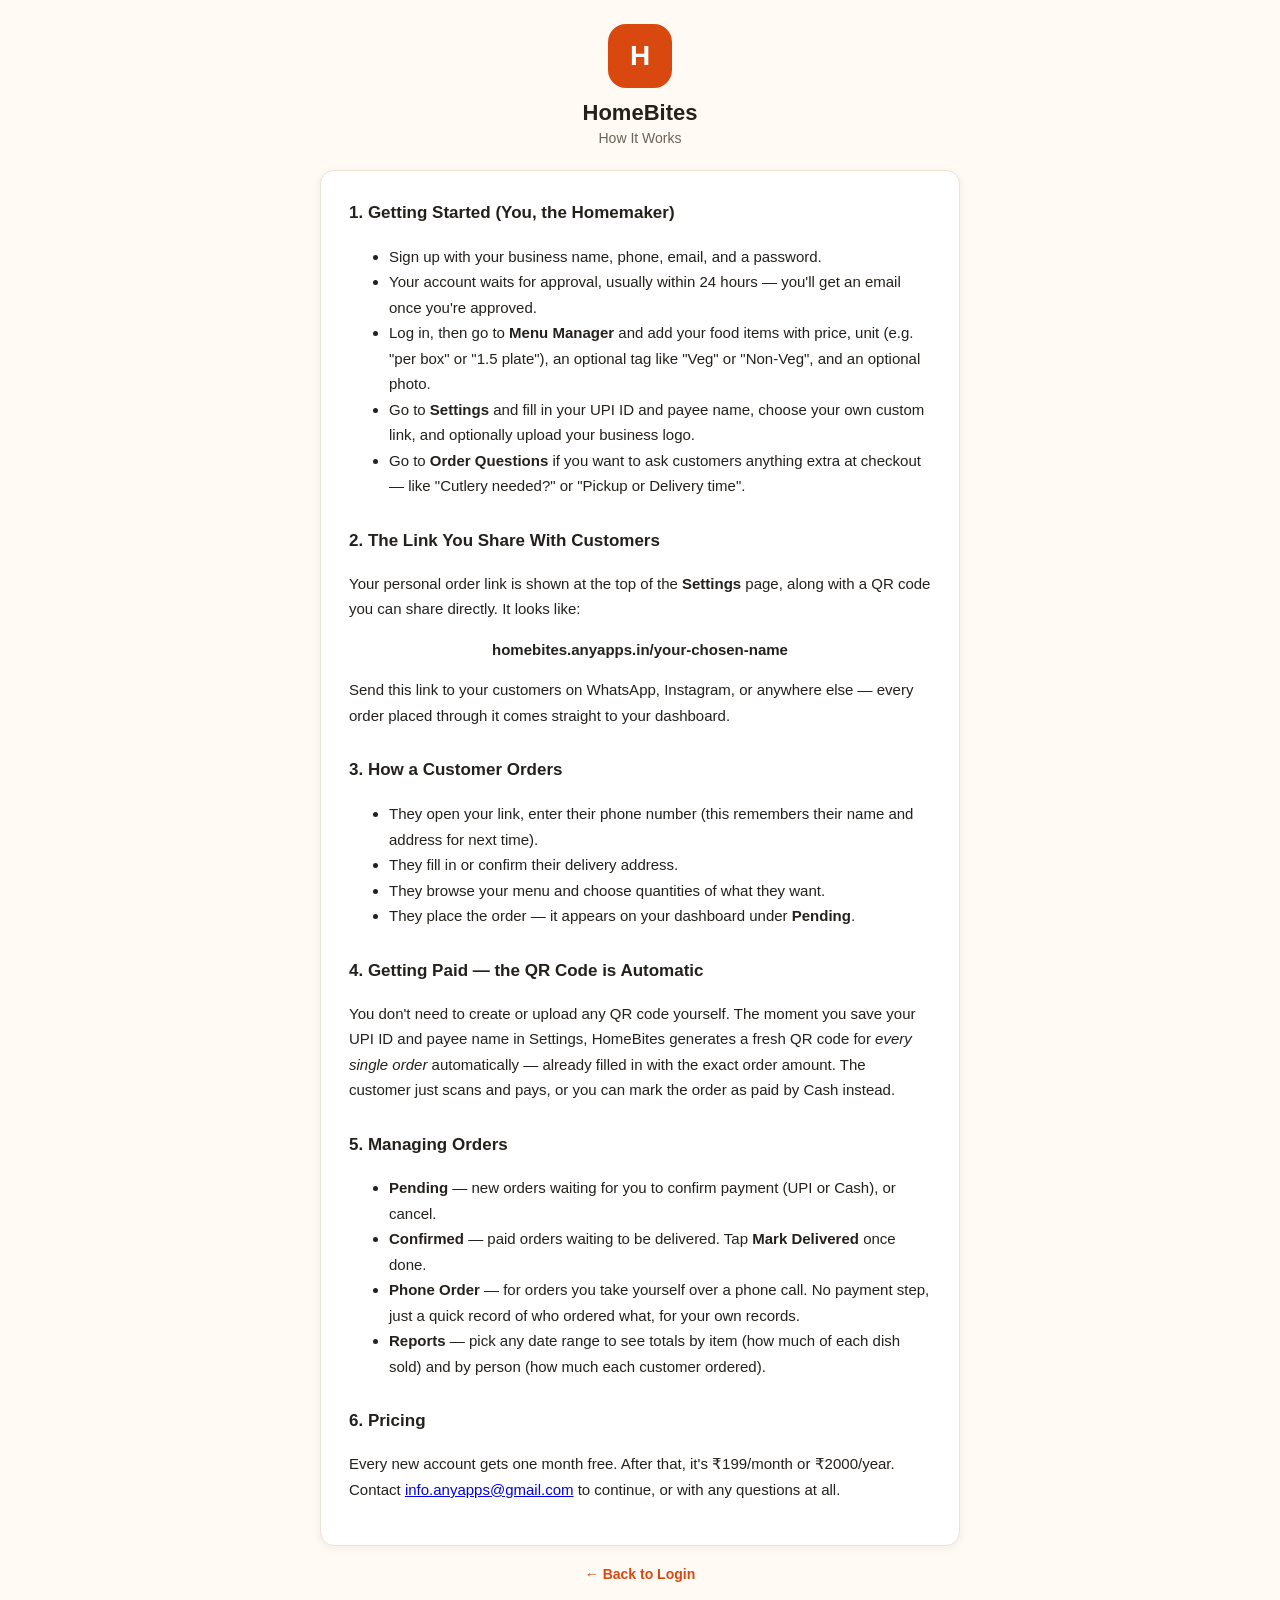
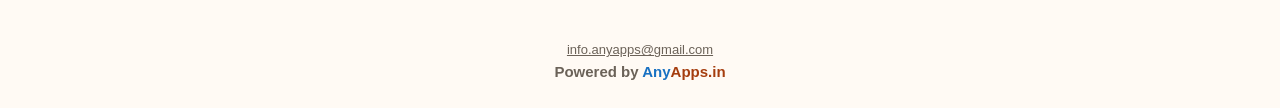
<file: how-it-works.html>
<!DOCTYPE html>
<html lang="en">
<head>
    <meta http-equiv="Content-Security-Policy" content="default-src 'self' https: data: blob:; script-src 'self' 'unsafe-inline' 'unsafe-eval' https:; style-src 'self' 'unsafe-inline' https:; img-src 'self' data: https: blob:; font-src 'self' data: https:; connect-src 'self' https: wss:; frame-ancestors 'none'; base-uri 'self'; object-src 'none';">
    <meta http-equiv="Referrer-Policy" content="strict-origin-when-cross-origin">

<meta charset="UTF-8">
<meta name="viewport" content="width=device-width, initial-scale=1, maximum-scale=1">
<title>HomeBites - How It Works</title>
<link rel="manifest" href="./manifest.json">
<link rel="icon" href="./icons/icon.svg" type="image/svg+xml">
<meta name="theme-color" content="#d9480f">
<link rel="stylesheet" href="./css/style.css">
</head>
<body>

<div class="page">

  <div class="brand-header">
    <div class="logo-mark">H</div>
    <h1>HomeBites</h1>
    <p class="tagline">How It Works</p>
  </div>

  <div class="policy-content">
    <h2>1. Getting Started (You, the Homemaker)</h2>
    <ul>
      <li>Sign up with your business name, phone, email, and a password.</li>
      <li>Your account waits for approval, usually within 24 hours — you'll get an email once you're approved.</li>
      <li>Log in, then go to <strong>Menu Manager</strong> and add your food items with price, unit (e.g. "per box" or "1.5 plate"), an optional tag like "Veg" or "Non-Veg", and an optional photo.</li>
      <li>Go to <strong>Settings</strong> and fill in your UPI ID and payee name, choose your own custom link, and optionally upload your business logo.</li>
      <li>Go to <strong>Order Questions</strong> if you want to ask customers anything extra at checkout — like "Cutlery needed?" or "Pickup or Delivery time".</li>
    </ul>

    <h2>2. The Link You Share With Customers</h2>
    <p>Your personal order link is shown at the top of the <strong>Settings</strong> page, along with a QR code you can share directly. It looks like:</p>
    <p style="text-align:center;"><strong>homebites.anyapps.in/your-chosen-name</strong></p>
    <p>Send this link to your customers on WhatsApp, Instagram, or anywhere else — every order placed through it comes straight to your dashboard.</p>

    <h2>3. How a Customer Orders</h2>
    <ul>
      <li>They open your link, enter their phone number (this remembers their name and address for next time).</li>
      <li>They fill in or confirm their delivery address.</li>
      <li>They browse your menu and choose quantities of what they want.</li>
      <li>They place the order — it appears on your dashboard under <strong>Pending</strong>.</li>
    </ul>

    <h2>4. Getting Paid — the QR Code is Automatic</h2>
    <p>You don't need to create or upload any QR code yourself. The moment you save your UPI ID and payee name in Settings, HomeBites generates a fresh QR code for <em>every single order</em> automatically — already filled in with the exact order amount. The customer just scans and pays, or you can mark the order as paid by Cash instead.</p>

    <h2>5. Managing Orders</h2>
    <ul>
      <li><strong>Pending</strong> — new orders waiting for you to confirm payment (UPI or Cash), or cancel.</li>
      <li><strong>Confirmed</strong> — paid orders waiting to be delivered. Tap <strong>Mark Delivered</strong> once done.</li>
      <li><strong>Phone Order</strong> — for orders you take yourself over a phone call. No payment step, just a quick record of who ordered what, for your own records.</li>
      <li><strong>Reports</strong> — pick any date range to see totals by item (how much of each dish sold) and by person (how much each customer ordered).</li>
    </ul>

    <h2>6. Pricing</h2>
    <p>Every new account gets one month free. After that, it's ₹199/month or ₹2000/year. Contact <a href="mailto:info.anyapps@gmail.com">info.anyapps@gmail.com</a> to continue, or with any questions at all.</p>
  </div>

  <div class="links" style="margin-top:20px;">
    <a href="index.html">&larr; Back to Login</a>
  </div>

</div>

<footer class="site-footer">
  <div><a href="mailto:info.anyapps@gmail.com">info.anyapps@gmail.com</a></div>
  <div class="powered-by">Powered by <span class="brand-any">Any</span><span class="brand-apps">Apps.in</span></div>
</footer>

</body>
</html>
</file>
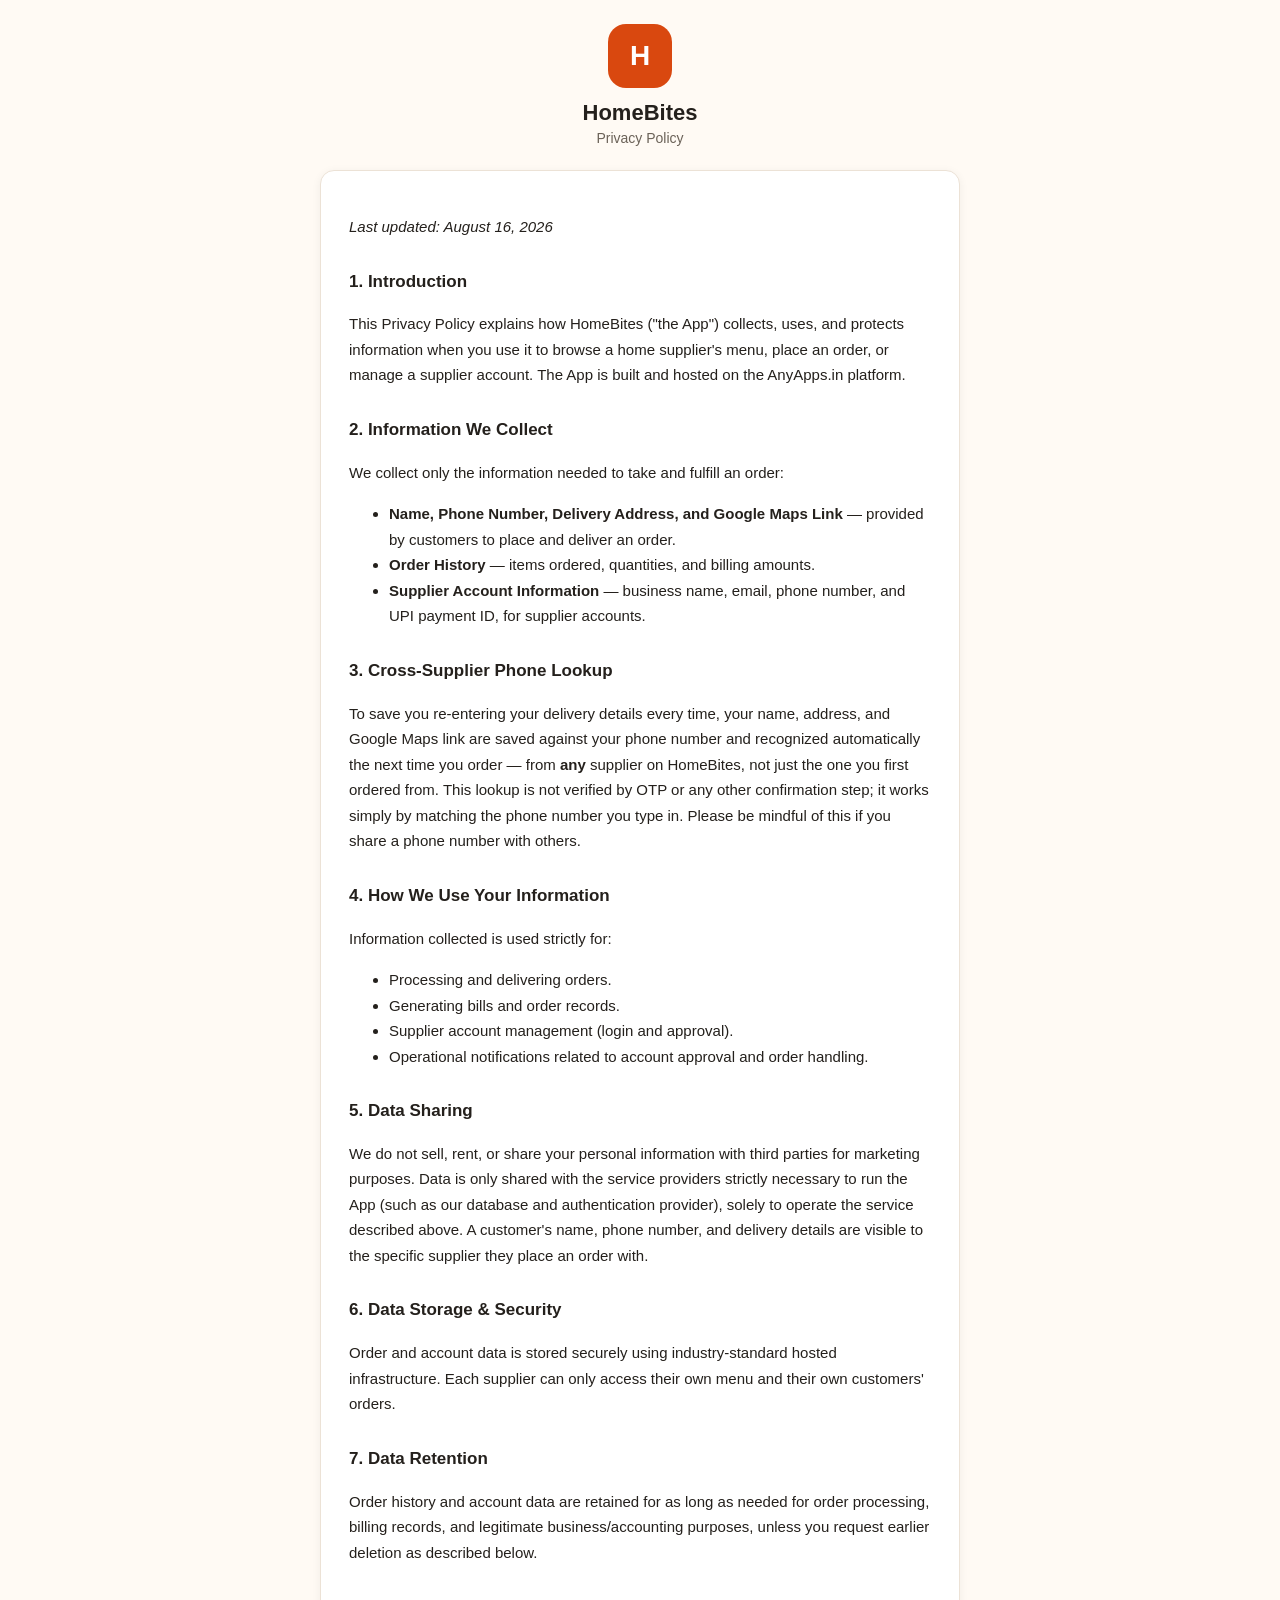
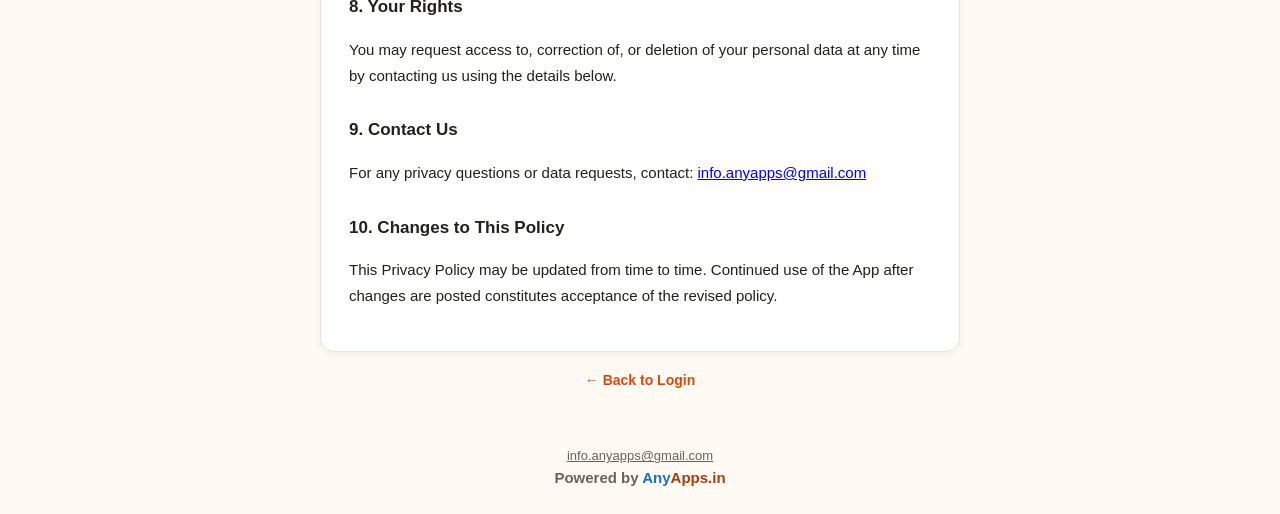
<file: privacy.html>
<!DOCTYPE html>
<html lang="en">
<head>
    <meta http-equiv="Content-Security-Policy" content="default-src 'self' https: data: blob:; script-src 'self' 'unsafe-inline' 'unsafe-eval' https:; style-src 'self' 'unsafe-inline' https:; img-src 'self' data: https: blob:; font-src 'self' data: https:; connect-src 'self' https: wss:; frame-ancestors 'none'; base-uri 'self'; object-src 'none';">
    <meta http-equiv="Referrer-Policy" content="strict-origin-when-cross-origin">

<meta charset="UTF-8">
<meta name="viewport" content="width=device-width, initial-scale=1, maximum-scale=1">
<title>HomeBites - Privacy Policy</title>
<link rel="manifest" href="./manifest.json">
<link rel="icon" href="./icons/icon.svg" type="image/svg+xml">
<meta name="theme-color" content="#d9480f">
<link rel="stylesheet" href="./css/style.css">
</head>
<body>

<div class="page">

  <div class="brand-header">
    <div class="logo-mark">H</div>
    <h1>HomeBites</h1>
    <p class="tagline">Privacy Policy</p>
  </div>

  <div class="policy-content">
    <p><em>Last updated: August 16, 2026</em></p>

    <h2>1. Introduction</h2>
    <p>This Privacy Policy explains how HomeBites ("the App") collects, uses, and protects information when you use it to browse a home supplier's menu, place an order, or manage a supplier account. The App is built and hosted on the AnyApps.in platform.</p>

    <h2>2. Information We Collect</h2>
    <p>We collect only the information needed to take and fulfill an order:</p>
    <ul>
      <li><strong>Name, Phone Number, Delivery Address, and Google Maps Link</strong> &mdash; provided by customers to place and deliver an order.</li>
      <li><strong>Order History</strong> &mdash; items ordered, quantities, and billing amounts.</li>
      <li><strong>Supplier Account Information</strong> &mdash; business name, email, phone number, and UPI payment ID, for supplier accounts.</li>
    </ul>

    <h2>3. Cross-Supplier Phone Lookup</h2>
    <p>To save you re-entering your delivery details every time, your name, address, and Google Maps link are saved against your phone number and recognized automatically the next time you order &mdash; from <strong>any</strong> supplier on HomeBites, not just the one you first ordered from. This lookup is not verified by OTP or any other confirmation step; it works simply by matching the phone number you type in. Please be mindful of this if you share a phone number with others.</p>

    <h2>4. How We Use Your Information</h2>
    <p>Information collected is used strictly for:</p>
    <ul>
      <li>Processing and delivering orders.</li>
      <li>Generating bills and order records.</li>
      <li>Supplier account management (login and approval).</li>
      <li>Operational notifications related to account approval and order handling.</li>
    </ul>

    <h2>5. Data Sharing</h2>
    <p>We do not sell, rent, or share your personal information with third parties for marketing purposes. Data is only shared with the service providers strictly necessary to run the App (such as our database and authentication provider), solely to operate the service described above. A customer's name, phone number, and delivery details are visible to the specific supplier they place an order with.</p>

    <h2>6. Data Storage &amp; Security</h2>
    <p>Order and account data is stored securely using industry-standard hosted infrastructure. Each supplier can only access their own menu and their own customers' orders.</p>

    <h2>7. Data Retention</h2>
    <p>Order history and account data are retained for as long as needed for order processing, billing records, and legitimate business/accounting purposes, unless you request earlier deletion as described below.</p>

    <h2>8. Your Rights</h2>
    <p>You may request access to, correction of, or deletion of your personal data at any time by contacting us using the details below.</p>

    <h2>9. Contact Us</h2>
    <p>For any privacy questions or data requests, contact: <a href="mailto:info.anyapps@gmail.com">info.anyapps@gmail.com</a></p>

    <h2>10. Changes to This Policy</h2>
    <p>This Privacy Policy may be updated from time to time. Continued use of the App after changes are posted constitutes acceptance of the revised policy.</p>
  </div>

  <div class="links" style="margin-top:20px;">
    <a href="index.html">&larr; Back to Login</a>
  </div>

</div>

<footer class="site-footer">
  <div><a href="mailto:info.anyapps@gmail.com">info.anyapps@gmail.com</a></div>
  <div class="powered-by">Powered by <span class="brand-any">Any</span><span class="brand-apps">Apps.in</span></div>
</footer>

</body>
</html>
</file>
<file: css/style.css>
:root {
  --brand: #d9480f;
  --brand-dark: #a53d0e;
  --brand-light: #fff4e8;
  --ink: #24201c;
  --muted: #6b6258;
  --border: #ece2d6;
  --bg: #fffaf4;
  --success: #2b8a3e;
  --success-bg: #ebfbee;
  --warn: #e8590c;
  --warn-bg: #fff4e6;
  --danger: #c92a2a;
  --danger-bg: #fff0f0;
  --brand-blue: #1971c2;
  --radius: 14px;
  --shadow: 0 2px 10px rgba(36, 32, 28, 0.06);
}

* { box-sizing: border-box; }

html, body {
  margin: 0;
  padding: 0;
  background: var(--bg);
  color: var(--ink);
  font-family: -apple-system, BlinkMacSystemFont, "Segoe UI", Roboto, Helvetica, Arial, sans-serif;
  -webkit-tap-highlight-color: transparent;
}

body {
  min-height: 100vh;
  display: flex;
  flex-direction: column;
}

.page {
  flex: 1;
  display: flex;
  flex-direction: column;
  align-items: center;
  padding: 24px 16px 40px;
  width: 100%;
}

.brand-header {
  width: 100%;
  max-width: 420px;
  text-align: center;
  margin-bottom: 24px;
}

.brand-header .logo-mark {
  width: 64px;
  height: 64px;
  margin: 0 auto 12px;
  border-radius: 18px;
  background: var(--brand);
  color: #fff;
  font-size: 28px;
  font-weight: 700;
  display: flex;
  align-items: center;
  justify-content: center;
}

.brand-header h1 {
  font-size: 22px;
  margin: 0 0 4px;
  color: var(--ink);
}

.brand-title {
  margin: 0 0 4px;
  line-height: 1.2;
}

.brand-title-main {
  display: block;
  font-family: Georgia, 'Times New Roman', serif;
  font-weight: 800;
  font-size: 27px;
  letter-spacing: 1.5px;
  color: #1d4d3a;
}

.brand-title-sub {
  display: block;
  font-size: 15px;
  font-weight: 600;
  color: #1d4d3a;
  margin-top: 2px;
}

.btn-tan {
  width: auto;
  padding: 10px 16px;
  min-height: auto;
  margin-bottom: 12px;
  background: #d9b382;
  color: #4a3418;
  font-weight: 700;
  border: 1px solid #c49a63;
}

.btn-tan:active {
  background: #c49a63;
}

.modal-overlay {
  position: fixed;
  inset: 0;
  background: rgba(36, 32, 28, 0.55);
  display: flex;
  align-items: center;
  justify-content: center;
  padding: 16px;
  z-index: 100;
}

.modal-card {
  width: 100%;
  max-width: 380px;
  margin: 0;
}

.top-total-bar {
  position: sticky;
  top: 0;
  width: 100%;
  max-width: 420px;
  background: var(--success);
  color: #fff;
  border-radius: var(--radius);
  padding: 10px 18px;
  text-align: center;
  font-size: 22px;
  font-weight: 800;
  box-shadow: 0 4px 16px rgba(0,0,0,0.12);
  margin-bottom: 14px;
  z-index: 20;
}

.brand-header p.tagline {
  margin: 0;
  color: var(--muted);
  font-size: 14px;
}

.supplier-phone-line {
  margin: 8px 0 0;
  text-align: center;
  font-size: 13px;
}

.supplier-phone-line a {
  color: var(--brand);
  font-weight: 700;
  text-decoration: none;
}

.card {
  width: 100%;
  max-width: 420px;
  background: #fff;
  border: 1px solid var(--border);
  border-radius: var(--radius);
  box-shadow: var(--shadow);
  padding: 24px;
}

.card h2 {
  margin: 0 0 18px;
  font-size: 18px;
  color: var(--ink);
}

label {
  display: block;
  font-size: 14px;
  font-weight: 600;
  margin: 16px 0 6px;
  color: var(--ink);
}

label:first-of-type { margin-top: 0; }

input[type="text"],
input[type="email"],
input[type="password"],
input[type="tel"],
input[type="url"],
select,
textarea {
  width: 100%;
  padding: 14px;
  font-size: 16px;
  border: 1.5px solid var(--border);
  border-radius: 10px;
  background: #fff;
  color: var(--ink);
  font-family: inherit;
}

textarea { resize: vertical; min-height: 70px; }

input:focus, select:focus, textarea:focus {
  outline: none;
  border-color: var(--brand);
}

button, .btn {
  display: inline-flex;
  align-items: center;
  justify-content: center;
  width: 100%;
  padding: 15px 18px;
  font-size: 16px;
  font-weight: 700;
  border-radius: 10px;
  border: none;
  cursor: pointer;
  text-decoration: none;
  min-height: 50px;
  font-family: inherit;
}

.btn-primary {
  background: var(--brand);
  color: #fff;
  margin-top: 22px;
}

.btn-primary:active { background: var(--brand-dark); }

.btn-secondary {
  background: var(--brand-light);
  color: var(--brand-dark);
  margin-top: 12px;
}

.btn-outline {
  background: #fff;
  color: var(--ink);
  border: 1.5px solid var(--border);
  margin-top: 12px;
}

.btn-danger {
  background: var(--danger-bg);
  color: var(--danger);
}

button:disabled {
  opacity: 0.6;
  cursor: not-allowed;
}

.links {
  margin-top: 18px;
  text-align: center;
  font-size: 14px;
}

.links a {
  color: var(--brand);
  text-decoration: none;
  font-weight: 600;
}

.links a:hover { text-decoration: underline; }

.divider {
  border: none;
  border-top: 1px solid var(--border);
  margin: 18px 0;
}

.msg {
  border-radius: 10px;
  padding: 14px;
  font-size: 14px;
  margin-top: 16px;
  line-height: 1.5;
  display: none;
}

.msg.show { display: block; }

.msg-error { background: var(--danger-bg); color: var(--danger); }
.msg-success { background: var(--success-bg); color: var(--success); }
.msg-warn { background: var(--warn-bg); color: var(--warn); }
.msg-info { background: var(--brand-light); color: var(--brand-dark); }

footer.site-footer {
  width: 100%;
  text-align: center;
  padding: 20px 16px 28px;
  font-size: 13px;
  color: var(--muted);
}

/* Pinned to the bottom of the screen (order.html) to mirror .top-total-bar's
   sticky-to-top behavior — see body.has-fixed-footer below for the space it reserves. */
footer.site-footer.footer-fixed {
  position: fixed;
  left: 0;
  right: 0;
  bottom: 0;
  background: var(--bg);
  border-top: 1px solid var(--border);
  padding: 6px 16px calc(6px + env(safe-area-inset-bottom, 0px));
  font-size: 11px;
  z-index: 25;
}

footer.site-footer.footer-fixed .powered-by {
  margin-top: 2px;
}

body.has-fixed-footer .page {
  padding-bottom: calc(90px + env(safe-area-inset-bottom, 0px));
}

body.has-fixed-footer .cart-bar {
  bottom: calc(50px + env(safe-area-inset-bottom, 0px));
}

footer.site-footer a {
  color: var(--muted);
  text-decoration: underline;
}

footer.site-footer .powered-by {
  margin-top: 6px;
  font-weight: 700;
  font-size: 15px;
}

footer.site-footer .powered-by .brand-any {
  color: var(--brand-blue);
}

footer.site-footer .powered-by .brand-apps {
  color: var(--brand-dark);
}

.hub-grid {
  width: 100%;
  max-width: 420px;
  display: grid;
  grid-template-columns: 1fr;
  gap: 14px;
}

.hub-tile {
  display: block;
  background: #fff;
  border: 1px solid var(--border);
  border-radius: var(--radius);
  padding: 20px;
  text-decoration: none;
  color: var(--ink);
  box-shadow: var(--shadow);
}

.hub-tile .hub-icon {
  font-size: 26px;
  margin-bottom: 6px;
  display: block;
}

.hub-tile h3 {
  margin: 0 0 4px;
  font-size: 16px;
}

.hub-tile p {
  margin: 0;
  font-size: 13px;
  color: var(--muted);
}

.hub-tile.disabled {
  opacity: 0.55;
}

.hub-tile .badge {
  display: inline-block;
  margin-top: 8px;
  font-size: 11px;
  font-weight: 700;
  text-transform: uppercase;
  letter-spacing: 0.03em;
  background: var(--brand-light);
  color: var(--brand-dark);
  padding: 3px 8px;
  border-radius: 999px;
}

.top-bar {
  width: 100%;
  max-width: 420px;
  display: flex;
  align-items: center;
  justify-content: space-between;
  margin-bottom: 22px;
}

.top-nav-strip {
  width: 100%;
  max-width: 420px;
  display: flex;
  flex-wrap: wrap;
  gap: 6px;
  margin-top: 2px;
  margin-bottom: 20px;
}

.top-nav-strip a {
  flex: 1;
  min-width: 80px;
  text-align: center;
  font-size: 13px;
  font-weight: 700;
  color: var(--brand-dark);
  background: #fff;
  border: 1.5px solid var(--border);
  padding: 9px 8px;
  border-radius: 10px;
  text-decoration: none;
}

.item-tag-badge {
  display: inline-flex;
  align-items: center;
  gap: 4px;
  font-size: 10.5px;
  font-weight: 700;
  padding: 2px 7px 2px 6px;
  border-radius: 999px;
  background: var(--success-bg);
  color: var(--success);
  margin-left: 6px;
  vertical-align: middle;
}

.item-tag-badge::before {
  content: '';
  width: 6px;
  height: 6px;
  border-radius: 50%;
  background: var(--success);
  flex-shrink: 0;
}

.item-tag-badge.tag-nonveg {
  background: #fbe9df;
  color: #8a3a12;
}

.item-tag-badge.tag-nonveg::before {
  background: #8a3a12;
}

.row-actions {
  display: flex;
  gap: 8px;
  margin-top: 8px;
}

.row-actions button {
  width: auto;
  min-height: 32px;
  padding: 6px 12px;
  font-size: 12.5px;
  font-weight: 700;
  border-radius: 8px;
}

.btn-edit-item { background: var(--brand-light); color: var(--brand-dark); }
.btn-delete-item { background: var(--danger-bg); color: var(--danger); }

.edit-item-form {
  width: 100%;
}

.edit-item-form label {
  font-size: 12.5px;
  margin: 10px 0 4px;
}

.edit-item-form label:first-of-type {
  margin-top: 0;
}

.edit-item-form input {
  padding: 10px;
  font-size: 14px;
}

.edit-item-form .edit-actions {
  display: flex;
  gap: 8px;
  margin-top: 12px;
}

.edit-item-form .edit-actions button {
  width: auto;
  min-height: 38px;
  padding: 8px 16px;
  font-size: 13px;
  margin-top: 0;
}

.top-bar h1 {
  font-size: 18px;
  margin: 0;
}

.icon-btn {
  background: transparent;
  border: none;
  color: var(--muted);
  font-size: 14px;
  text-decoration: underline;
  width: auto;
  padding: 8px;
  min-height: auto;
}

.staff-list {
  width: 100%;
  max-width: 420px;
  margin-bottom: 20px;
}

.staff-row {
  background: #fff;
  border: 1px solid var(--border);
  border-radius: var(--radius);
  padding: 14px 16px;
  display: flex;
  align-items: center;
  justify-content: space-between;
  margin-bottom: 10px;
  box-shadow: var(--shadow);
}

.staff-row-left {
  display: flex;
  align-items: center;
  gap: 10px;
  flex: 1;
  min-width: 0;
}

.staff-row-left .row-thumb {
  width: 44px;
  height: 44px;
  border-radius: 10px;
  object-fit: cover;
  flex-shrink: 0;
  background: var(--brand-light);
}

.staff-row .info h4 {
  margin: 0 0 3px;
  font-size: 15px;
}

.staff-row .info p {
  margin: 0;
  font-size: 13px;
  color: var(--muted);
}

.toggle-switch {
  position: relative;
  display: inline-block;
  width: 46px;
  height: 26px;
  flex-shrink: 0;
}

.toggle-switch input { display: none; }

.toggle-slider {
  position: absolute;
  cursor: pointer;
  inset: 0;
  background: #d7cfc4;
  border-radius: 999px;
  transition: 0.2s;
}

.toggle-slider::before {
  content: "";
  position: absolute;
  width: 20px;
  height: 20px;
  left: 3px;
  top: 3px;
  background: #fff;
  border-radius: 50%;
  transition: 0.2s;
}

.toggle-switch input:checked + .toggle-slider {
  background: var(--success);
}

.toggle-switch input:checked + .toggle-slider::before {
  transform: translateX(20px);
}

.empty-state {
  text-align: center;
  color: var(--muted);
  font-size: 14px;
  padding: 20px 0;
}

.placeholder-page {
  text-align: center;
  max-width: 420px;
}

.placeholder-page .big-icon {
  font-size: 48px;
  margin-bottom: 12px;
}

.policy-content {
  max-width: 640px;
  width: 100%;
  background: #fff;
  border: 1px solid var(--border);
  border-radius: var(--radius);
  box-shadow: var(--shadow);
  padding: 28px;
  line-height: 1.7;
}

.policy-content h2 {
  margin-top: 28px;
  font-size: 17px;
}

.policy-content h2:first-child { margin-top: 0; }

.policy-content p, .policy-content li { color: var(--ink); font-size: 15px; }

.spinner {
  display: inline-block;
  width: 16px;
  height: 16px;
  border: 2px solid rgba(255,255,255,0.5);
  border-top-color: #fff;
  border-radius: 50%;
  animation: spin 0.7s linear infinite;
  margin-right: 8px;
  vertical-align: -2px;
}

@keyframes spin { to { transform: rotate(360deg); } }

@media (min-width: 480px) {
  .hub-grid { grid-template-columns: 1fr 1fr; }
}

.menu-item-row {
  background: #fff;
  border: 1px solid var(--border);
  border-radius: var(--radius);
  padding: 14px 16px;
  display: flex;
  align-items: center;
  justify-content: space-between;
  margin-bottom: 10px;
  box-shadow: var(--shadow);
}

.menu-item-row .info h4 {
  margin: 0 0 3px;
  font-size: 15px;
}

.menu-item-row .info p {
  margin: 0;
  font-size: 13px;
  color: var(--muted);
}

.menu-grid {
  display: grid;
  grid-template-columns: 1fr 1fr;
  gap: 10px;
  margin-bottom: 4px;
}

.menu-card {
  background: #fff;
  border: 1px solid var(--border);
  border-radius: var(--radius);
  padding: 10px;
  box-shadow: var(--shadow);
  display: flex;
  flex-direction: column;
  gap: 6px;
}

.menu-card .thumb-wrap {
  position: relative;
  width: 100%;
  height: 64px;
  border-radius: 9px;
  overflow: hidden;
  background: var(--brand-light);
  cursor: zoom-in;
}

.menu-card .thumb-wrap img {
  width: 100%;
  height: 100%;
  object-fit: cover;
  display: block;
}

.menu-card .thumb-wrap.no-image {
  height: auto;
  min-height: 0;
  display: block;
  cursor: default;
  background: none;
  padding: 2px 0 0;
}

.menu-card .thumb-wrap .no-photo-label {
  color: var(--muted);
  font-size: 10.5px;
  font-style: italic;
}

.menu-card .zoom-badge {
  position: absolute;
  bottom: 4px;
  right: 4px;
  width: 20px;
  height: 20px;
  border-radius: 50%;
  background: rgba(0, 0, 0, 0.5);
  color: #fff;
  font-size: 13px;
  font-weight: 700;
  display: flex;
  align-items: center;
  justify-content: center;
  line-height: 1;
}

.menu-card .info h4 {
  margin: 0;
  font-size: 13px;
  line-height: 1.3;
}

.menu-card .info p {
  margin: 3px 0 0;
  font-size: 12px;
  color: var(--muted);
}

.menu-card .lead-time-note {
  margin: 3px 0 0;
  font-size: 9.5px;
  font-weight: 700;
  color: var(--warn);
  line-height: 1.3;
}

.menu-card .card-bottom-row {
  display: flex;
  align-items: center;
  justify-content: space-between;
  gap: 6px;
  margin-top: 1px;
}

.menu-card .card-bottom-row .price-line {
  margin: 0;
  font-size: 12px;
  color: var(--muted);
}

.menu-card .qty-stepper {
  justify-content: center;
  gap: 5px;
  flex-shrink: 0;
}

.menu-card .qty-stepper button {
  width: 26px;
  height: 26px;
  min-height: 26px;
  border-radius: 7px;
  font-size: 15px;
}

.menu-card .qty-stepper .qty-value {
  min-width: 16px;
  font-size: 13px;
}

/* Photo lightbox — a modest pop-up, just big enough to see the dish, not a full-screen zoom */
.lightbox-overlay {
  display: none;
  position: fixed;
  inset: 0;
  background: rgba(20, 16, 12, 0.72);
  align-items: center;
  justify-content: center;
  padding: 20px;
  z-index: 200;
}

.lightbox-overlay.show { display: flex; }

.lightbox-box {
  background: #fff;
  border-radius: 16px;
  padding: 10px;
  width: 100%;
  max-width: 260px;
  box-shadow: 0 8px 30px rgba(0, 0, 0, 0.4);
}

.lightbox-overlay img {
  width: 100%;
  max-height: 260px;
  object-fit: cover;
  border-radius: 12px;
  display: block;
}

.lightbox-caption {
  text-align: center;
  margin-top: 10px;
  font-size: 14px;
  font-weight: 700;
  color: var(--ink);
}

.lightbox-close {
  position: absolute;
  top: 18px;
  right: 18px;
  width: 36px;
  height: 36px;
  border-radius: 50%;
  background: rgba(255, 255, 255, 0.2);
  color: #fff;
  border: none;
  font-size: 20px;
  cursor: pointer;
}

.qty-stepper {
  display: flex;
  align-items: center;
  gap: 10px;
  flex-shrink: 0;
}

.qty-stepper button {
  width: 36px;
  height: 36px;
  min-height: 36px;
  border-radius: 8px;
  font-size: 18px;
  font-weight: 700;
  background: var(--brand-light);
  color: var(--brand-dark);
  padding: 0;
}

.qty-stepper .qty-value {
  min-width: 20px;
  text-align: center;
  font-weight: 700;
  font-size: 15px;
}

.cart-bar {
  position: sticky;
  bottom: 0;
  width: 100%;
  max-width: 420px;
  background: var(--brand);
  color: #fff;
  border-radius: var(--radius);
  padding: 14px 18px;
  display: flex;
  align-items: center;
  justify-content: space-between;
  box-shadow: 0 -4px 16px rgba(0,0,0,0.12);
  margin-top: 8px;
}

.cart-bar .cart-total {
  font-weight: 700;
  font-size: 16px;
}

.cart-bar button {
  width: auto;
  min-height: 40px;
  padding: 10px 18px;
  background: #fff;
  color: var(--brand-dark);
  font-weight: 700;
}

.bill-table {
  width: 100%;
  border-collapse: collapse;
  margin: 12px 0;
}

.bill-table th, .bill-table td {
  text-align: left;
  padding: 8px 4px;
  font-size: 14px;
  border-bottom: 1px solid var(--border);
}

.bill-table th {
  color: var(--muted);
  font-weight: 600;
  font-size: 12px;
  text-transform: uppercase;
}

.bill-table td.num, .bill-table th.num { text-align: right; }

.bill-total-row td {
  font-weight: 700;
  font-size: 16px;
  border-bottom: none;
  border-top: 2px solid var(--ink);
}

.upi-pay-btn {
  background: #0f9d58;
  color: #fff;
  margin-top: 18px;
}

.qr-wrap {
  display: flex;
  justify-content: center;
  margin: 18px 0;
  padding: 16px;
  background: #fff;
  border: 1px solid var(--border);
  border-radius: var(--radius);
}

.qr-wrap canvas { max-width: 100%; height: auto; }

.waiting-spinner {
  width: 40px;
  height: 40px;
  border: 4px solid var(--brand-light);
  border-top-color: var(--brand);
  border-radius: 50%;
  animation: spin 0.8s linear infinite;
  margin: 20px auto;
}

.center-text { text-align: center; }

.section-title {
  width: 100%;
  max-width: 420px;
  font-size: 15px;
  font-weight: 700;
  color: var(--ink);
  margin: 22px 0 10px;
}

.section-title:first-of-type { margin-top: 0; }

.order-actions {
  display: flex;
  gap: 8px;
}

.order-actions button {
  flex: 1;
  min-height: 42px;
  font-size: 13px;
  padding: 8px 10px;
}

.btn-approve-upi { background: #0f9d58; color: #fff; }
.btn-approve-cash { background: var(--brand); color: #fff; }
.btn-cancel-order { background: var(--danger-bg); color: var(--danger); }
.btn-mark-delivered { background: var(--brand); color: #fff; }

.qr-card {
  background: #fff;
  border: 1px solid var(--border);
  border-radius: 10px;
  padding: 10px;
  text-align: center;
  width: 100%;
  max-width: 420px;
}

.qr-card canvas { max-width: 100%; height: auto; }
.qr-card p { margin: 6px 0 0; font-size: 12px; font-weight: 700; color: var(--ink); }

.tab-strip {
  width: 100%;
  max-width: 420px;
  display: flex;
  gap: 6px;
  margin-bottom: 16px;
}

.tab-strip button {
  flex: 1;
  width: auto;
  min-height: 40px;
  padding: 9px 8px;
  font-size: 13px;
  font-weight: 700;
  background: #fff;
  border: 1.5px solid var(--border);
  color: var(--muted);
}

.tab-strip button.active {
  background: var(--brand);
  border-color: var(--brand);
  color: #fff;
}

.dense-row {
  width: 100%;
  max-width: 420px;
  display: flex;
  align-items: center;
  justify-content: space-between;
  gap: 10px;
  background: #fff;
  border: 1px solid var(--border);
  border-radius: 10px;
  padding: 10px 12px;
  margin-bottom: 8px;
}

.dense-row .dr-left { display: flex; flex-direction: column; gap: 2px; }
.dense-row .dr-name { font-size: 14px; font-weight: 700; color: var(--ink); }
.dense-row .dr-amount { font-size: 13px; font-weight: 700; color: var(--brand-dark); }
.dense-row .dr-sub { font-size: 11.5px; color: var(--muted); }

.dense-row .dr-actions { display: flex; gap: 6px; flex-shrink: 0; }

.dense-row .dr-actions button {
  width: auto;
  min-height: 34px;
  padding: 7px 11px;
  font-size: 12px;
  font-weight: 700;
  border-radius: 8px;
}

.order-detail-card {
  width: 100%;
  max-width: 420px;
  background: #fff;
  border: 1px solid var(--border);
  border-radius: var(--radius);
  padding: 14px 16px;
  margin-bottom: 10px;
  box-shadow: var(--shadow);
}

.order-detail-card .odc-head {
  display: flex;
  align-items: center;
  justify-content: space-between;
  margin-bottom: 6px;
}

.order-detail-card .odc-head h4 { margin: 0; font-size: 15px; }
.order-detail-card .odc-head .odc-total { font-weight: 700; color: var(--brand-dark); }
.order-detail-card .odc-address { font-size: 13px; color: var(--muted); margin: 0 0 10px; line-height: 1.5; }
.order-detail-card .odc-address a { color: var(--brand); }

.option-field {
  margin-bottom: 16px;
}

.option-field label {
  margin: 0 0 6px;
}

.option-checkbox-row {
  display: flex;
  align-items: center;
  gap: 10px;
  background: #fff;
  border: 1.5px solid var(--border);
  border-radius: 10px;
  padding: 12px 14px;
}

.option-checkbox-row input[type="checkbox"] {
  width: 20px;
  height: 20px;
  flex-shrink: 0;
}

.option-checkbox-row span {
  font-size: 15px;
  font-weight: 600;
  color: var(--ink);
}

.share-link-box {
  width: 100%;
  max-width: 420px;
  background: var(--brand-light);
  border: 1px solid var(--border);
  border-radius: var(--radius);
  padding: 14px 16px;
  margin-bottom: 18px;
  font-size: 13px;
  color: var(--brand-dark);
  word-break: break-all;
}
</file>
